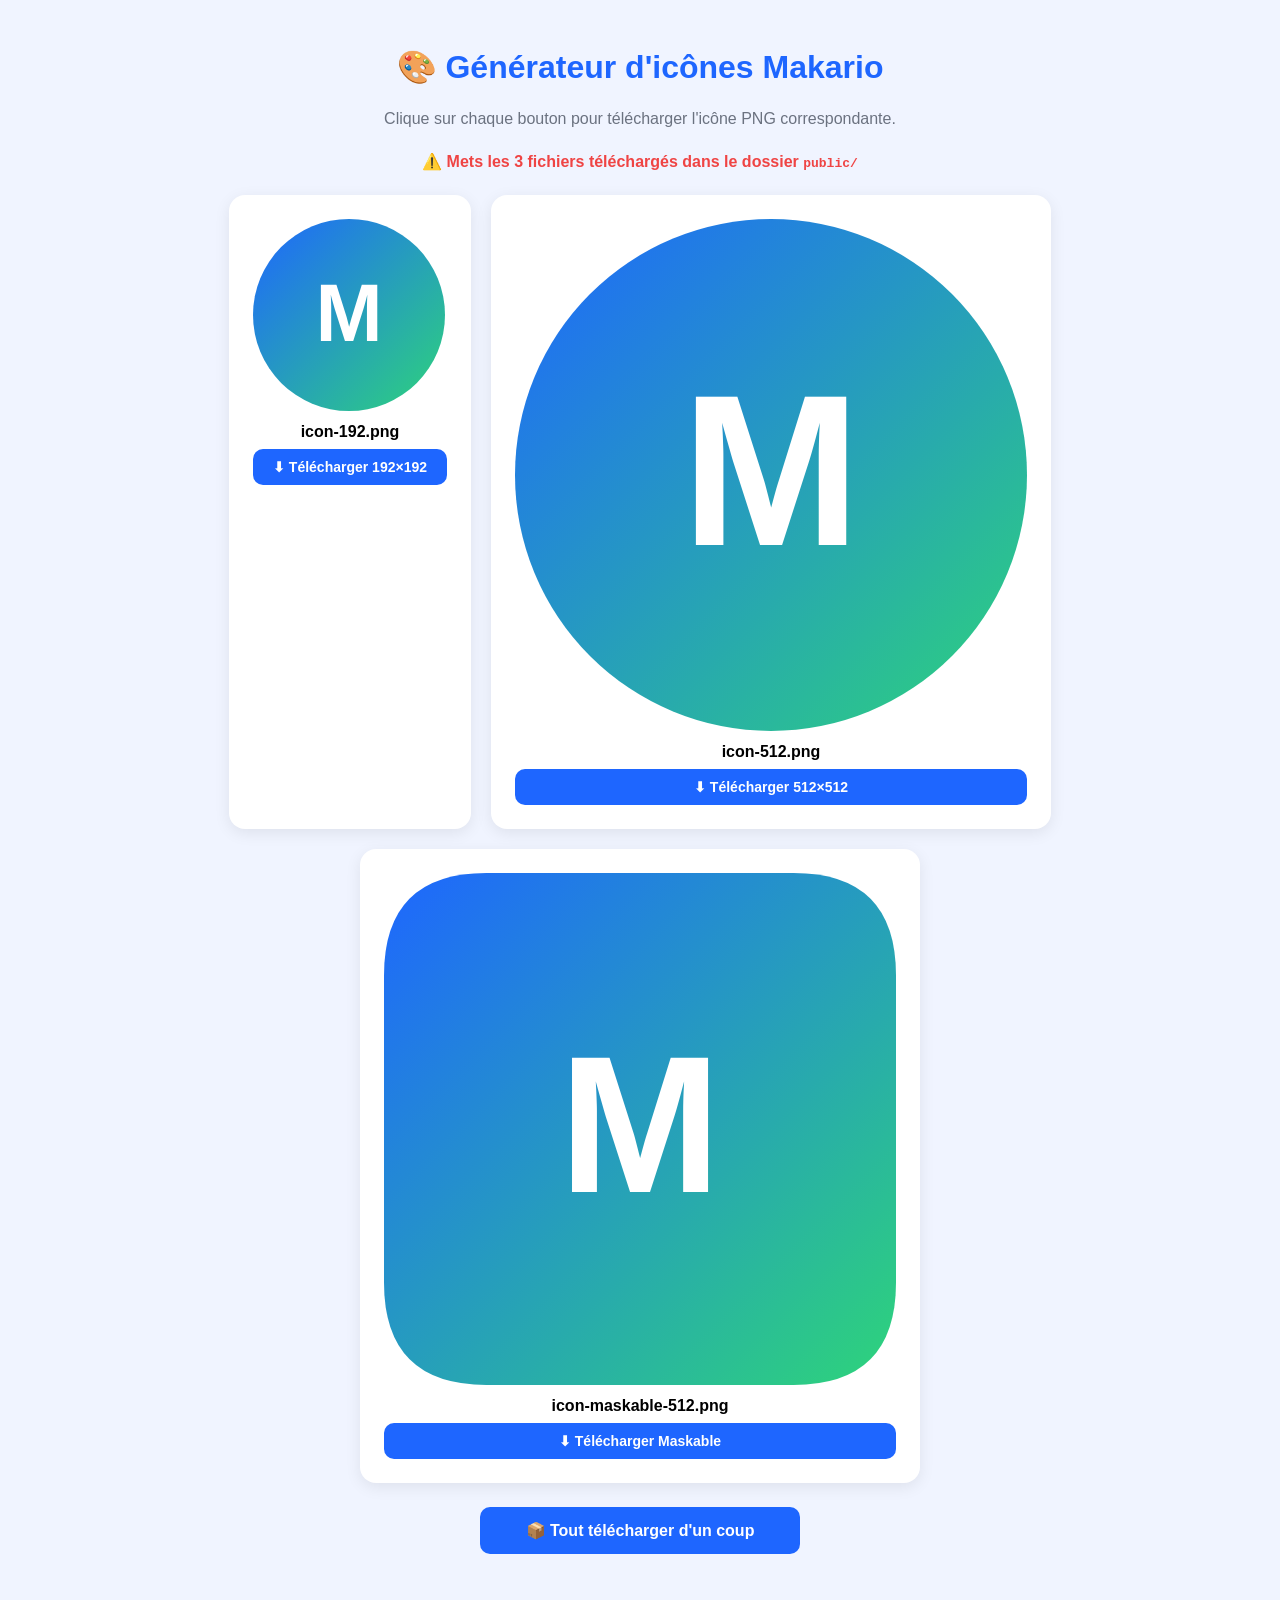
<file: public/generate-icons.html>
<!DOCTYPE html>
<html lang="fr">
<head>
  <meta charset="UTF-8"/>
  <title>Makario — Générateur d'icônes PNG</title>
  <style>
    body { font-family: 'Segoe UI', sans-serif; background: #f0f4ff; display: flex; flex-direction: column; align-items: center; padding: 40px; gap: 24px; }
    h1 { color: #1E66FF; margin: 0; }
    p { color: #6B7280; margin: 0; }
    .cards { display: flex; gap: 20px; flex-wrap: wrap; justify-content: center; }
    .card { background: #fff; border-radius: 16px; padding: 24px; box-shadow: 0 4px 16px rgba(0,0,0,.08); text-align: center; }
    canvas { display: block; border-radius: 12px; margin-bottom: 12px; }
    button { background: #1E66FF; color: #fff; border: none; border-radius: 10px; padding: 10px 20px; cursor: pointer; font-weight: 700; font-size: 14px; width: 100%; }
    button:hover { background: #1555cc; }
    .status { background: #d1fae5; color: #065f46; border-radius: 10px; padding: 12px 20px; font-weight: 600; display: none; }
  </style>
</head>
<body>
  <h1>🎨 Générateur d'icônes Makario</h1>
  <p>Clique sur chaque bouton pour télécharger l'icône PNG correspondante.</p>
  <p style="color:#EF4444;font-weight:600">⚠️ Mets les 3 fichiers téléchargés dans le dossier <code>public/</code></p>

  <div class="cards">
    <div class="card">
      <canvas id="c192" width="192" height="192"></canvas>
      <div style="font-weight:700;margin-bottom:8px">icon-192.png</div>
      <button onclick="download('c192','icon-192.png')">⬇ Télécharger 192×192</button>
    </div>
    <div class="card">
      <canvas id="c512" width="512" height="512"></canvas>
      <div style="font-weight:700;margin-bottom:8px">icon-512.png</div>
      <button onclick="download('c512','icon-512.png')">⬇ Télécharger 512×512</button>
    </div>
    <div class="card">
      <canvas id="cm512" width="512" height="512"></canvas>
      <div style="font-weight:700;margin-bottom:8px">icon-maskable-512.png</div>
      <button onclick="download('cm512','icon-maskable-512.png')">⬇ Télécharger Maskable</button>
    </div>
  </div>

  <button onclick="downloadAll()" style="max-width:320px;padding:14px;font-size:16px">📦 Tout télécharger d'un coup</button>
  <div class="status" id="status">✅ Icônes téléchargées ! Mets-les dans le dossier public/</div>

<script>
function drawIcon(canvasId, size, maskable) {
  const canvas = document.getElementById(canvasId);
  const ctx = canvas.getContext('2d');
  const s = size;
  const pad = maskable ? s * 0.1 : 0;
  const r = (s - pad * 2) / 2;
  const cx = s / 2, cy = s / 2;

  ctx.clearRect(0, 0, s, s);

  // Fond maskable (carré plein) ou cercle
  if (maskable) {
    const grad = ctx.createLinearGradient(0, 0, s, s);
    grad.addColorStop(0, '#1E66FF');
    grad.addColorStop(1, '#2ED47A');
    ctx.fillStyle = grad;
    // Arrondi pour maskable safe zone
    const rr = s * 0.2;
    ctx.beginPath();
    ctx.moveTo(rr, 0);
    ctx.lineTo(s - rr, 0);
    ctx.quadraticCurveTo(s, 0, s, rr);
    ctx.lineTo(s, s - rr);
    ctx.quadraticCurveTo(s, s, s - rr, s);
    ctx.lineTo(rr, s);
    ctx.quadraticCurveTo(0, s, 0, s - rr);
    ctx.lineTo(0, rr);
    ctx.quadraticCurveTo(0, 0, rr, 0);
    ctx.closePath();
    ctx.fill();
  } else {
    const grad = ctx.createLinearGradient(cx - r, cy - r, cx + r, cy + r);
    grad.addColorStop(0, '#1E66FF');
    grad.addColorStop(1, '#2ED47A');
    ctx.beginPath();
    ctx.arc(cx, cy, r, 0, Math.PI * 2);
    ctx.fillStyle = grad;
    ctx.fill();
  }

  // Lettre M
  const fontSize = maskable ? s * 0.38 : s * 0.42;
  ctx.fillStyle = '#ffffff';
  ctx.font = `800 ${fontSize}px "Segoe UI", Arial, sans-serif`;
  ctx.textAlign = 'center';
  ctx.textBaseline = 'middle';
  ctx.fillText('M', cx, cy + fontSize * 0.05);
}

drawIcon('c192', 192, false);
drawIcon('c512', 512, false);
drawIcon('cm512', 512, true);

function download(canvasId, filename) {
  const canvas = document.getElementById(canvasId);
  const link = document.createElement('a');
  link.download = filename;
  link.href = canvas.toDataURL('image/png');
  link.click();
}

function downloadAll() {
  setTimeout(() => download('c192', 'icon-192.png'), 0);
  setTimeout(() => download('c512', 'icon-512.png'), 300);
  setTimeout(() => download('cm512', 'icon-maskable-512.png'), 600);
  setTimeout(() => { document.getElementById('status').style.display = 'block'; }, 800);
}
</script>
</body>
</html>
</file>
